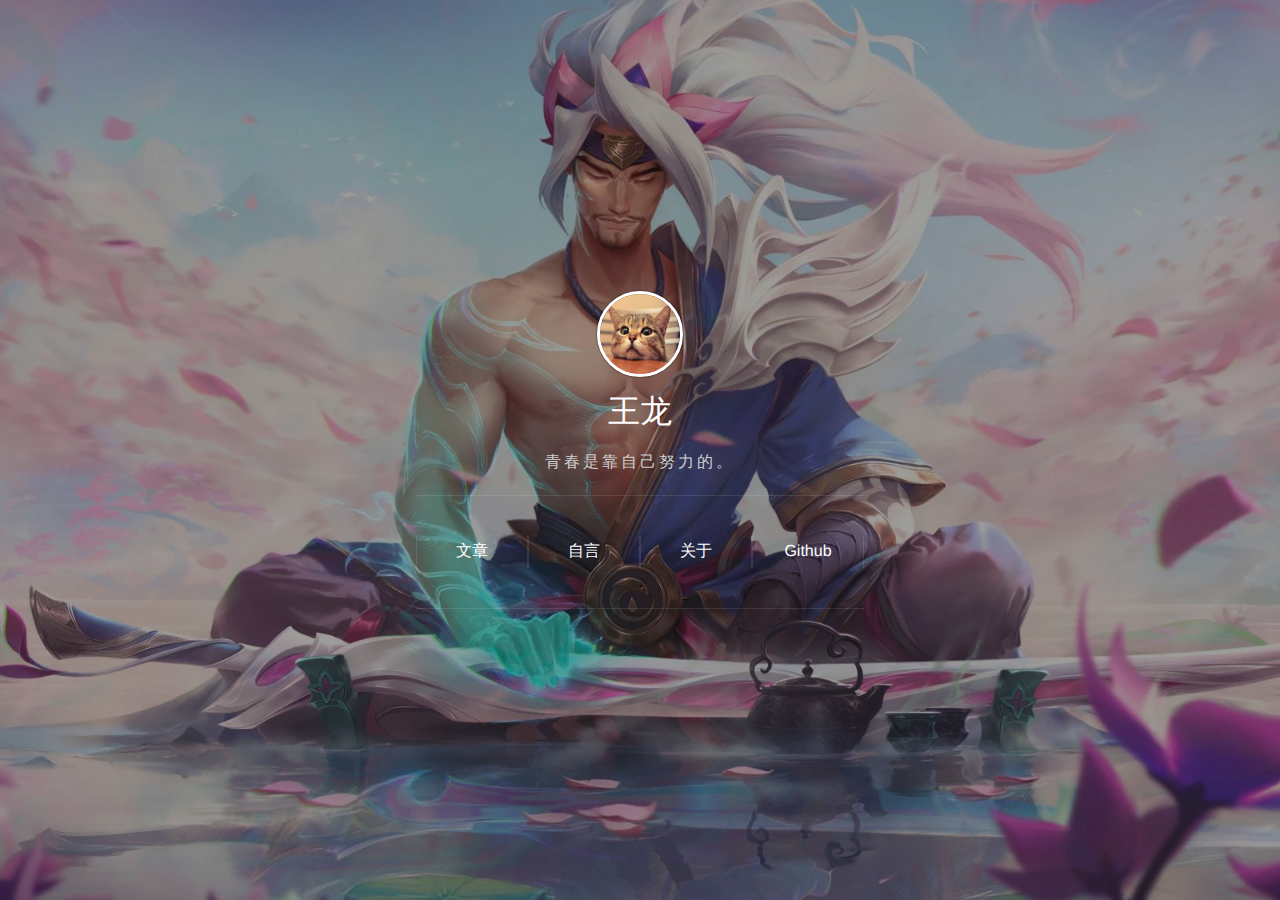
<file: blog/index.html>
<!DOCTYPE html>
<html lang="en">

	<head>
		<meta http-equiv="Content-Type" content="text/html; charset=UTF-8">
		<meta http-equiv="X-UA-Compatible" content="IE=edge">
		<title></title>
		<link rel="stylesheet" href="css/index.css" />
	</head>

	<body>
		<div id="app">
			<div class="bg-cover home-cover filter-dim centerbg" style="background-image:url(img/tou.jpeg);height:100vh;background-position:center center">
				<div class="wapper">
					
					<div class="card-inner">
						<header>
							<img src="img/toux.jpeg" width="80" height="80" alt="avatar">
							<h1 class="font-normal">王龙</h1>
							<h2 id="signature" class="font-normal" style="margin:1em auto">青春是靠自己努力的。</h2>
						</header>
						<ul>
							<li>
								<a href="#">
									<i class="iconfont icon-write icon"></i>
									<span>文章</span>
								</a>
							</li>
							<li>
								<a href="#">
									<i class="iconfont icon-kapian icon"></i>
									<span>自言</span>
								</a>
							</li>
							<li>
								<a href="introduces.html">
									<i class="iconfont icon-liebiao  icon"></i>
									<span>关于</span>
								</a>
							</li>
							<li>
								<a href="#" aria-label="Github" target="_blank">
									<i class="iconfont icon-github icon"></i>
									<span>Github</span>
								</a>
							</li>
						</ul>
					</div>
				</div>
			</div>

		</div>

	</body>

</html>
</file>
<file: blog/css/index.css>
*{
	margin: 0;
	padding: 0;
}
body, html {
    height: 100%;
}
body {
    margin: 0;
    font-family: Lato, Noto Sans SC, -apple-system, sans-serif, Apple Color Emoji, Segoe UI Emoji, Segoe UI Symbol;
    text-rendering: geometricPrecision;
    -webkit-font-smoothing: antialiased;
    -webkit-text-size-adjust: 100%;
    background: #fff!important;
    line-height: inherit;
}
h1, h2 {
    font-style: normal;
    line-height: 2;
    font-weight: 900;
    color: #363636;
    margin-top: 2em;
    margin-bottom: 2em;
    text-align: center;
}
a {
    cursor: pointer;
    word-break: break-word;
    color: #52616a;
    text-decoration: inherit;
}
element.style {
    margin: 1em auto;
}
.bg-cover {
    background-size: cover;
}
.bg-cover {
	background-size: cover
}
.bg-cover {
	background-color: #101012;
	display: table;
	height: 480px;
	position: relative;
	width: 100%;
	opacity: .95;
	z-index: 3
}

.bg-cover {
	animation: fade-down .3s
}
.home-cover .wapper {
    height: 100%;
    width: 100%;
    background: rgba(0, 0, 0, .4);
    display: flex;
    align-items: center;
}
.home-cover .card-inner {
    padding: 0;
    border: 0;
    width: 35%;
    margin: 0 auto;
}

ol, ul {
    padding-left: 1em;
    line-height: 2;
}
ul {
    list-style: none;
}
ol, ul {
    list-style: none;
}
fieldset, ol, ul {
    margin: 0;
    padding: 0;
}
header {
    display: block;
}
.home-cover .card-inner header {
    border-bottom: 1px solid hsla(0, 0%, 100%, .1);
    margin-bottom: 40px;
}
.card-inner{
	text-align: center;
}
.home-cover .card-inner header img {
    border: 3px solid #fff;
    border-radius: 50%;
    box-shadow: 0 0 1px 1px rgb(0 0 0 / 30%);
    transition: .4s ease-in-out;
    vertical-align: middle;
    display: initial;
 
}
.font-normal {
    font-weight: 400;
}
.home-cover .card-inner ul {
    position: relative;
    margin: 0;
    list-style-type: none;
    display: inline-flex;
    width: 100%;
    justify-content: space-around;
    border-bottom: 1px solid hsla(0, 0%, 100%, .1);
    padding-bottom: 40px;
}
.home-cover .card-inner ul li {
    display: inline-block;
    transition: all .2s;
    width: 100%;
    height: 100%;
    border-left: .1px solid hsla(0, 0%, 100%, .1);
    border-right: .1px solid hsla(0, 0%, 100%, .1);
}
.home-cover .card-inner ul li a {
    color: #fff;
    transition: all .2s;
}
.home-cover .card-inner header h1 {
    margin: 15px 15px 0;
    color: #fff;
    font-size: 2em;
    line-height: 1.2em;
    font-weight: 400;
}
.home-cover .card-inner header h2 {
    color: #ccc;
    letter-spacing: 3px;
    font-size: 1rem;
}
</file>
